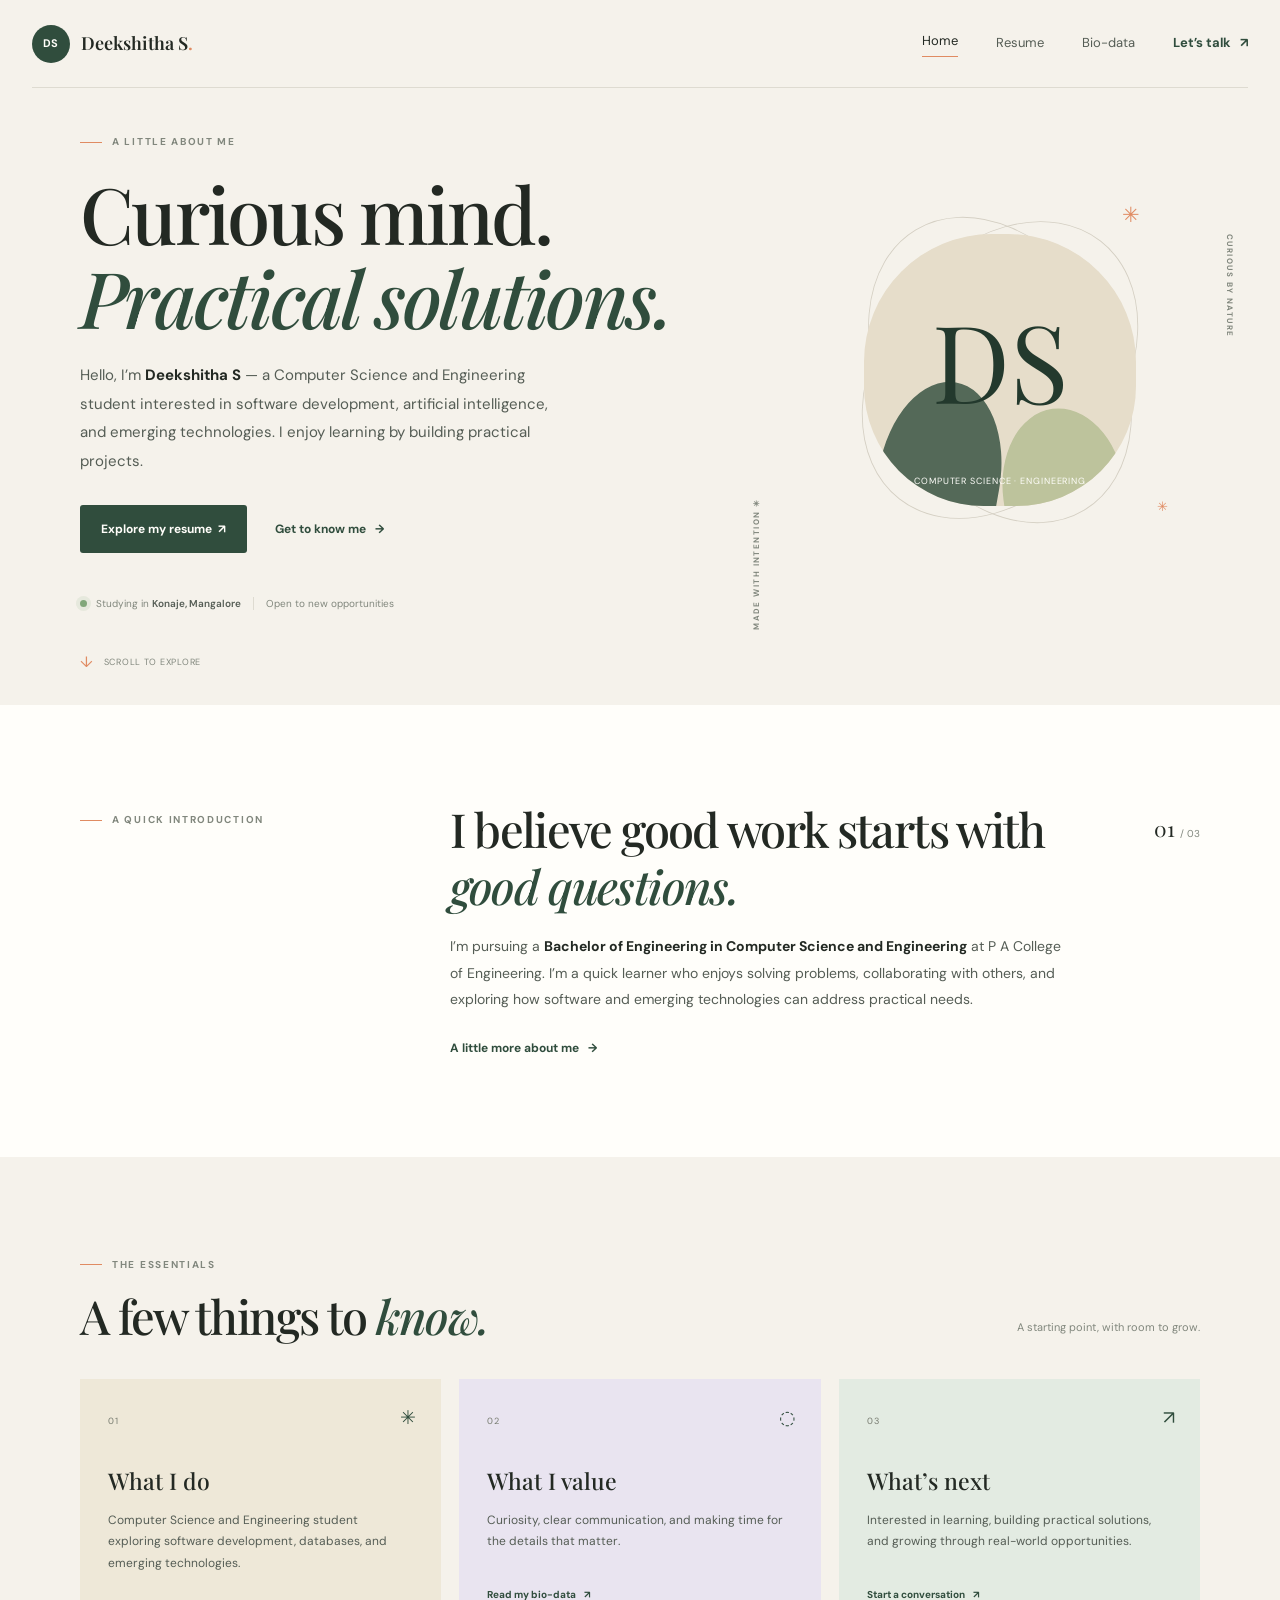
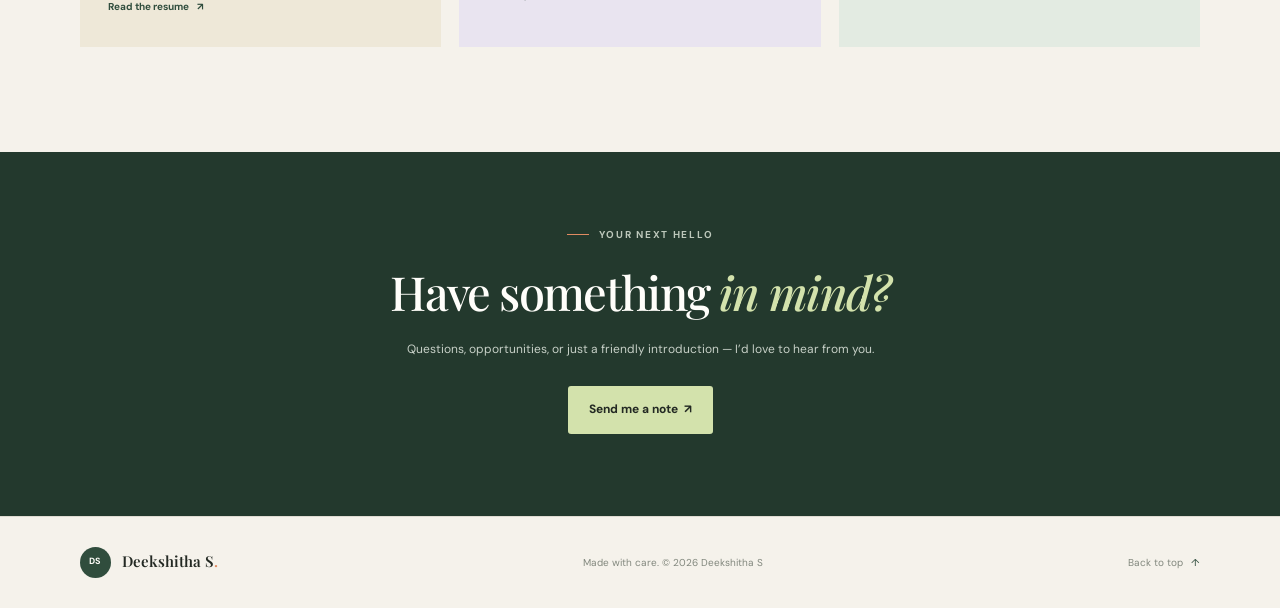
<file: index.html>
<!doctype html>
<html lang="en">
  <head>
    <meta charset="utf-8">
    <meta name="viewport" content="width=device-width, initial-scale=1">
    <meta name="description" content="The portfolio, resume, and bio-data of Deekshitha S, a computer science engineering student.">
    <meta name="theme-color" content="#f5f2eb">
    <title>Deekshitha S — Portfolio &amp; Profile</title>
    <link rel="preconnect" href="https://fonts.googleapis.com">
    <link rel="preconnect" href="https://fonts.gstatic.com" crossorigin>
    <link href="https://fonts.googleapis.com/css2?family=DM+Sans:wght@400;500;600;700&family=Playfair+Display:wght@500;600;700&display=swap" rel="stylesheet">
    <link rel="stylesheet" href="styles.css">
    <script src="script.js" defer></script>
  </head>
  <body>
    <a class="skip-link" href="#main">Skip to content</a>
    <header class="site-header">
      <nav class="nav-shell" aria-label="Main navigation">
        <a class="brand" href="index.html" aria-label="Deekshitha S — home">
          <span class="brand-mark" aria-hidden="true">DS</span>
          <span class="brand-name">Deekshitha S<span class="brand-dot">.</span></span>
        </a>
        <button class="menu-toggle" type="button" aria-expanded="false" aria-controls="primary-menu">
          <span class="sr-only">Toggle navigation</span>
          <span></span><span></span>
        </button>
        <div class="nav-links" id="primary-menu">
          <a href="index.html" aria-current="page">Home</a>
          <a href="resume.html">Resume</a>
          <a href="biodata.html">Bio-data</a>
          <a class="nav-contact" href="mailto:deekshugowda19@gmail.com">Let’s talk <span aria-hidden="true">↗</span></a>
        </div>
      </nav>
    </header>

    <main id="main">
      <section class="hero section-wrap">
        <div class="hero-copy reveal">
          <p class="eyebrow"><span class="eyebrow-line"></span> A little about me</p>
          <h1>Curious mind.<br><em>Practical solutions.</em></h1>
          <p class="hero-intro">Hello, I’m <strong>Deekshitha S</strong> — a Computer Science and Engineering student interested in software development, artificial intelligence, and emerging technologies. I enjoy learning by building practical projects.</p>
          <div class="hero-actions">
            <a class="button button-dark" href="resume.html">Explore my resume <span aria-hidden="true">↗</span></a>
            <a class="text-link" href="biodata.html">Get to know me <span aria-hidden="true">→</span></a>
          </div>
          <div class="hero-meta">
            <span class="status-dot" aria-hidden="true"></span>
            <span>Studying in <strong>Konaje, Mangalore</strong></span>
            <span class="meta-divider" aria-hidden="true"></span>
            <span>Open to new opportunities</span>
          </div>
        </div>
        <div class="hero-art reveal" aria-label="Decorative initials illustration" role="img">
          <div class="art-orbit orbit-one"></div>
          <div class="art-orbit orbit-two"></div>
          <div class="portrait-card">
            <div class="portrait-initials" aria-hidden="true">DS</div>
            <span class="portrait-caption">Computer Science · Engineering</span>
          </div>
          <span class="art-note note-top">CURIOUS BY NATURE</span>
          <span class="art-note note-bottom">MADE WITH INTENTION ✳</span>
          <span class="art-sparkle sparkle-one" aria-hidden="true">✳</span>
          <span class="art-sparkle sparkle-two" aria-hidden="true">✳</span>
        </div>
        <a class="scroll-cue" href="#about"><span aria-hidden="true">↓</span> Scroll to explore</a>
      </section>

      <section class="intro-section" id="about">
        <div class="section-wrap intro-grid">
          <p class="eyebrow reveal"><span class="eyebrow-line"></span> A quick introduction</p>
          <div class="intro-content reveal">
            <h2>I believe good work starts with <em>good questions.</em></h2>
            <p>I’m pursuing a <strong>Bachelor of Engineering in Computer Science and Engineering</strong> at P A College of Engineering. I’m a quick learner who enjoys solving problems, collaborating with others, and exploring how software and emerging technologies can address practical needs.</p>
            <a class="text-link" href="biodata.html">A little more about me <span aria-hidden="true">→</span></a>
          </div>
          <div class="intro-index" aria-hidden="true">01 <span>/ 03</span></div>
        </div>
      </section>

      <section class="highlights section-wrap" aria-labelledby="highlights-title">
        <div class="section-heading reveal">
          <div>
            <p class="eyebrow"><span class="eyebrow-line"></span> The essentials</p>
            <h2 id="highlights-title">A few things to <em>know.</em></h2>
          </div>
          <p class="section-heading-note">A starting point, with room to grow.</p>
        </div>
        <div class="highlight-grid">
          <article class="highlight-card card-sand reveal">
            <span class="card-number">01</span>
            <span class="card-icon" aria-hidden="true">✳</span>
            <h3>What I do</h3>
            <p>Computer Science and Engineering student exploring software development, databases, and emerging technologies.</p>
            <a href="resume.html" aria-label="Read the resume">Read the resume <span aria-hidden="true">↗</span></a>
          </article>
          <article class="highlight-card card-lilac reveal">
            <span class="card-number">02</span>
            <span class="card-icon" aria-hidden="true">◌</span>
            <h3>What I value</h3>
            <p>Curiosity, clear communication, and making time for the details that matter.</p>
            <a href="biodata.html" aria-label="Read the bio-data">Read my bio-data <span aria-hidden="true">↗</span></a>
          </article>
          <article class="highlight-card card-mint reveal">
            <span class="card-number">03</span>
            <span class="card-icon" aria-hidden="true">↗</span>
            <h3>What’s next</h3>
            <p>Interested in learning, building practical solutions, and growing through real-world opportunities.</p>
            <a href="mailto:deekshugowda19@gmail.com">Start a conversation <span aria-hidden="true">↗</span></a>
          </article>
        </div>
      </section>

      <section class="contact-band">
        <div class="section-wrap contact-band-inner reveal">
          <p class="eyebrow eyebrow-light"><span class="eyebrow-line"></span> Your next hello</p>
          <h2>Have something <em>in mind?</em></h2>
          <p>Questions, opportunities, or just a friendly introduction — I’d love to hear from you.</p>
          <a class="button button-light" href="mailto:deekshugowda19@gmail.com">Send me a note <span aria-hidden="true">↗</span></a>
        </div>
      </section>
    </main>

    <footer class="site-footer">
      <div class="section-wrap footer-inner">
        <a class="brand footer-brand" href="index.html">
          <span class="brand-mark" aria-hidden="true">DS</span>
          <span class="brand-name">Deekshitha S<span class="brand-dot">.</span></span>
        </a>
        <p>Made with care. <span aria-hidden="true">©</span> <span data-year>2026</span> Deekshitha S</p>
        <a class="back-top" href="#main">Back to top <span aria-hidden="true">↑</span></a>
      </div>
    </footer>
  </body>
</html>
</file>
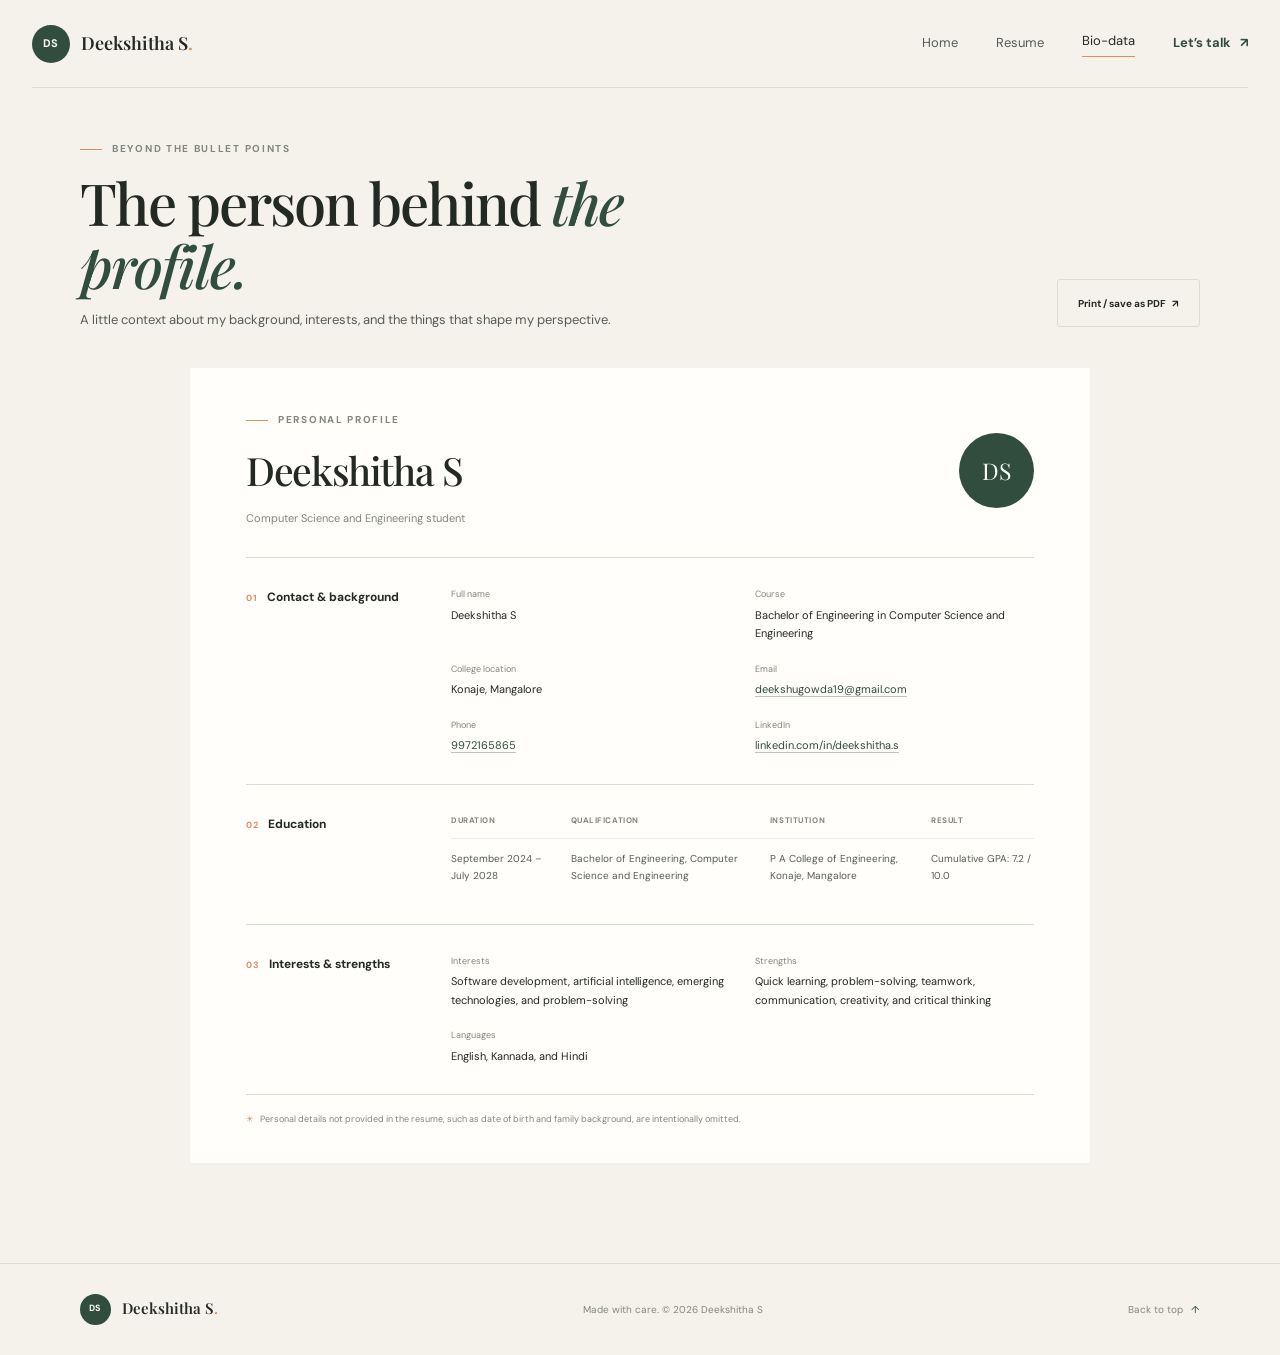
<file: biodata.html>
<!doctype html>
<html lang="en">
  <head>
    <meta charset="utf-8">
    <meta name="viewport" content="width=device-width, initial-scale=1">
    <meta name="description" content="Bio-data, education, and personal profile for Deekshitha S.">
    <meta name="theme-color" content="#f5f2eb">
    <title>Bio-data — Deekshitha S</title>
    <link rel="preconnect" href="https://fonts.googleapis.com">
    <link rel="preconnect" href="https://fonts.gstatic.com" crossorigin>
    <link href="https://fonts.googleapis.com/css2?family=DM+Sans:wght@400;500;600;700&family=Playfair+Display:wght@500;600;700&display=swap" rel="stylesheet">
    <link rel="stylesheet" href="styles.css">
    <script src="script.js" defer></script>
  </head>
  <body class="document-page">
    <a class="skip-link" href="#main">Skip to content</a>
    <header class="site-header">
      <nav class="nav-shell" aria-label="Main navigation">
        <a class="brand" href="index.html" aria-label="Deekshitha S — home">
          <span class="brand-mark" aria-hidden="true">DS</span>
          <span class="brand-name">Deekshitha S<span class="brand-dot">.</span></span>
        </a>
        <button class="menu-toggle" type="button" aria-expanded="false" aria-controls="primary-menu">
          <span class="sr-only">Toggle navigation</span>
          <span></span><span></span>
        </button>
        <div class="nav-links" id="primary-menu">
          <a href="index.html">Home</a>
          <a href="resume.html">Resume</a>
          <a href="biodata.html" aria-current="page">Bio-data</a>
          <a class="nav-contact" href="mailto:deekshugowda19@gmail.com">Let’s talk <span aria-hidden="true">↗</span></a>
        </div>
      </nav>
    </header>

    <main id="main">
      <section class="page-hero section-wrap biodata-hero">
        <div class="page-hero-copy reveal">
          <p class="eyebrow"><span class="eyebrow-line"></span> Beyond the bullet points</p>
          <h1>The person behind <em>the profile.</em></h1>
          <p>A little context about my background, interests, and the things that shape my perspective.</p>
        </div>
        <button class="button button-outline print-button no-print" type="button" data-print>Print / save as PDF <span aria-hidden="true">↗</span></button>
      </section>

      <section class="bio-paper section-wrap reveal" aria-labelledby="bio-title">
        <header class="bio-paper-header">
          <div>
            <p class="eyebrow"><span class="eyebrow-line"></span> Personal profile</p>
            <h2 id="bio-title">Deekshitha S</h2>
            <p class="bio-subtitle">Computer Science and Engineering student</p>
          </div>
          <div class="bio-monogram" aria-hidden="true">DS</div>
        </header>

        <section class="bio-section" aria-labelledby="personal-heading">
          <div class="bio-section-title">
            <span class="section-marker" aria-hidden="true">01</span>
            <h3 id="personal-heading">Contact &amp; background</h3>
          </div>
          <dl class="bio-details">
            <div><dt>Full name</dt><dd>Deekshitha S</dd></div>
            <div><dt>Course</dt><dd>Bachelor of Engineering in Computer Science and Engineering</dd></div>
            <div><dt>College location</dt><dd>Konaje, Mangalore</dd></div>
            <div><dt>Email</dt><dd><a href="mailto:deekshugowda19@gmail.com">deekshugowda19@gmail.com</a></dd></div>
            <div><dt>Phone</dt><dd><a href="tel:+919972165865">9972165865</a></dd></div>
            <div><dt>LinkedIn</dt><dd><a href="https://www.linkedin.com/in/deekshitha.s" target="_blank" rel="noreferrer">linkedin.com/in/deekshitha.s</a></dd></div>
          </dl>
        </section>

        <section class="bio-section" aria-labelledby="qualification-heading">
          <div class="bio-section-title">
            <span class="section-marker" aria-hidden="true">02</span>
            <h3 id="qualification-heading">Education</h3>
          </div>
          <div class="table-scroll">
            <table class="qualification-table">
              <thead>
                <tr><th scope="col">Duration</th><th scope="col">Qualification</th><th scope="col">Institution</th><th scope="col">Result</th></tr>
              </thead>
              <tbody>
                <tr><td>September 2024 – July 2028</td><td>Bachelor of Engineering, Computer Science and Engineering</td><td>P A College of Engineering, Konaje, Mangalore</td><td>Cumulative GPA: 7.2 / 10.0</td></tr>
              </tbody>
            </table>
          </div>
        </section>

        <section class="bio-section bio-last-section" aria-labelledby="interests-heading">
          <div class="bio-section-title">
            <span class="section-marker" aria-hidden="true">03</span>
            <h3 id="interests-heading">Interests &amp; strengths</h3>
          </div>
          <dl class="bio-details">
            <div><dt>Interests</dt><dd>Software development, artificial intelligence, emerging technologies, and problem-solving</dd></div>
            <div><dt>Strengths</dt><dd>Quick learning, problem-solving, teamwork, communication, creativity, and critical thinking</dd></div>
            <div><dt>Languages</dt><dd>English, Kannada, and Hindi</dd></div>
          </dl>
        </section>
        <p class="privacy-note"><span aria-hidden="true">✳</span> Personal details not provided in the resume, such as date of birth and family background, are intentionally omitted.</p>
      </section>
    </main>

    <footer class="site-footer">
      <div class="section-wrap footer-inner">
        <a class="brand footer-brand" href="index.html">
          <span class="brand-mark" aria-hidden="true">DS</span>
          <span class="brand-name">Deekshitha S<span class="brand-dot">.</span></span>
        </a>
        <p>Made with care. <span aria-hidden="true">©</span> <span data-year>2026</span> Deekshitha S</p>
        <a class="back-top" href="#main">Back to top <span aria-hidden="true">↑</span></a>
      </div>
    </footer>
  </body>
</html>
</file>
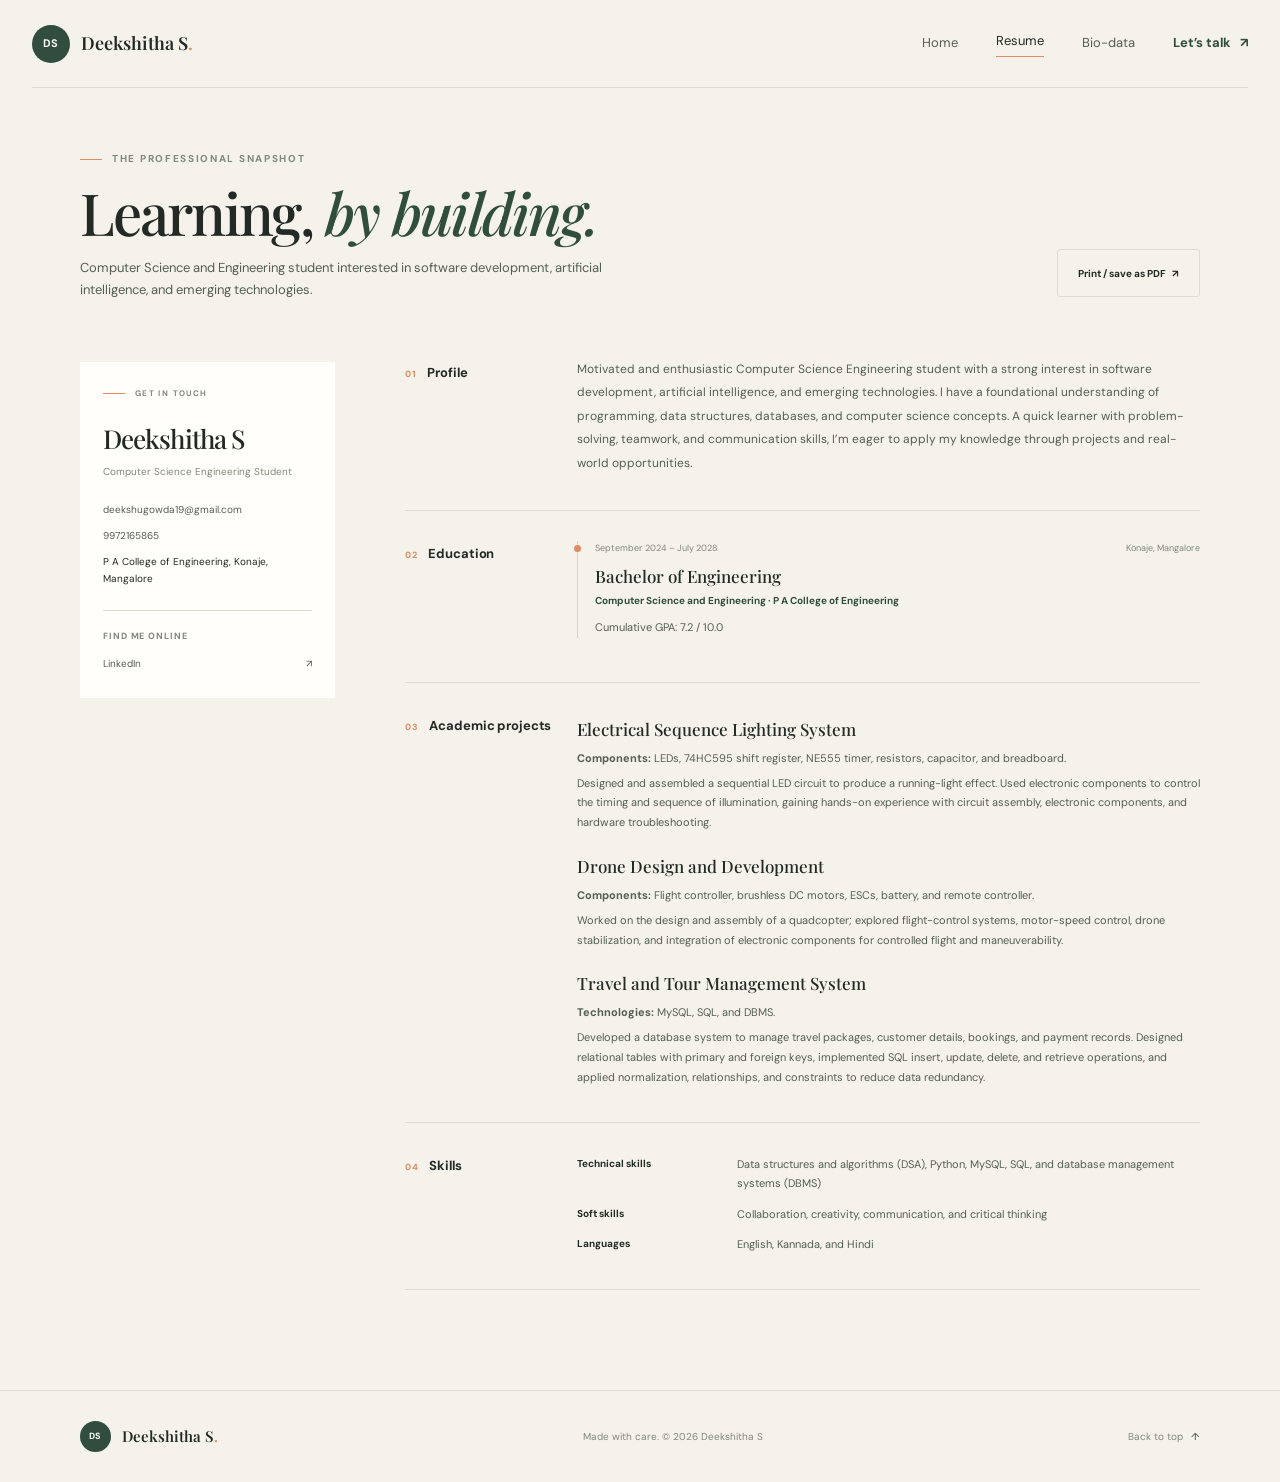
<file: resume.html>
<!doctype html>
<html lang="en">
  <head>
    <meta charset="utf-8">
    <meta name="viewport" content="width=device-width, initial-scale=1">
    <meta name="description" content="Resume, education, projects, and skills for Deekshitha S, a computer science engineering student.">
    <meta name="theme-color" content="#f5f2eb">
    <title>Resume — Deekshitha S</title>
    <link rel="preconnect" href="https://fonts.googleapis.com">
    <link rel="preconnect" href="https://fonts.gstatic.com" crossorigin>
    <link href="https://fonts.googleapis.com/css2?family=DM+Sans:wght@400;500;600;700&family=Playfair+Display:wght@500;600;700&display=swap" rel="stylesheet">
    <link rel="stylesheet" href="styles.css">
    <script src="script.js" defer></script>
  </head>
  <body class="document-page">
    <a class="skip-link" href="#main">Skip to content</a>
    <header class="site-header">
      <nav class="nav-shell" aria-label="Main navigation">
        <a class="brand" href="index.html" aria-label="Deekshitha S — home">
          <span class="brand-mark" aria-hidden="true">DS</span>
          <span class="brand-name">Deekshitha S<span class="brand-dot">.</span></span>
        </a>
        <button class="menu-toggle" type="button" aria-expanded="false" aria-controls="primary-menu">
          <span class="sr-only">Toggle navigation</span>
          <span></span><span></span>
        </button>
        <div class="nav-links" id="primary-menu">
          <a href="index.html">Home</a>
          <a href="resume.html" aria-current="page">Resume</a>
          <a href="biodata.html">Bio-data</a>
          <a class="nav-contact" href="mailto:deekshugowda19@gmail.com">Let’s talk <span aria-hidden="true">↗</span></a>
        </div>
      </nav>
    </header>

    <main id="main">
      <section class="page-hero section-wrap">
        <div class="page-hero-copy reveal">
          <p class="eyebrow"><span class="eyebrow-line"></span> The professional snapshot</p>
          <h1>Learning, <em>by building.</em></h1>
          <p>Computer Science and Engineering student interested in software development, artificial intelligence, and emerging technologies.</p>
        </div>
        <button class="button button-outline print-button no-print" type="button" data-print>Print / save as PDF <span aria-hidden="true">↗</span></button>
      </section>

      <div class="document-layout section-wrap">
        <aside class="resume-sidebar reveal" aria-label="Resume contact information">
          <div class="sidebar-card">
            <p class="eyebrow"><span class="eyebrow-line"></span> Get in touch</p>
            <h2>Deekshitha S</h2>
            <p class="sidebar-role">Computer Science Engineering Student</p>
            <address>
              <a href="mailto:deekshugowda19@gmail.com">deekshugowda19@gmail.com</a>
              <a href="tel:+919972165865">9972165865</a>
              <span>P A College of Engineering, Konaje, Mangalore</span>
            </address>
            <hr>
            <p class="sidebar-label">Find me online</p>
            <a class="sidebar-social" href="https://www.linkedin.com/in/deekshitha.s" target="_blank" rel="noreferrer">LinkedIn <span aria-hidden="true">↗</span></a>
          </div>
        </aside>

        <div class="resume-content">
          <section class="resume-section reveal" aria-labelledby="summary-heading">
            <div class="resume-section-heading">
              <span class="section-marker" aria-hidden="true">01</span>
              <h2 id="summary-heading">Profile</h2>
            </div>
            <div class="resume-section-body">
              <p class="profile-summary">Motivated and enthusiastic Computer Science Engineering student with a strong interest in software development, artificial intelligence, and emerging technologies. I have a foundational understanding of programming, data structures, databases, and computer science concepts. A quick learner with problem-solving, teamwork, and communication skills, I’m eager to apply my knowledge through projects and real-world opportunities.</p>
            </div>
          </section>

          <section class="resume-section reveal" aria-labelledby="education-heading">
            <div class="resume-section-heading">
              <span class="section-marker" aria-hidden="true">02</span>
              <h2 id="education-heading">Education</h2>
            </div>
            <div class="resume-section-body">
              <article class="timeline-item">
                <div class="timeline-meta"><span>September 2024 – July 2028</span><span>Konaje, Mangalore</span></div>
                <h3>Bachelor of Engineering</h3>
                <p class="organization">Computer Science and Engineering · P A College of Engineering</p>
                <p>Cumulative GPA: 7.2 / 10.0</p>
              </article>
            </div>
          </section>

          <section class="resume-section reveal" aria-labelledby="projects-heading">
            <div class="resume-section-heading">
              <span class="section-marker" aria-hidden="true">03</span>
              <h2 id="projects-heading">Academic projects</h2>
            </div>
            <div class="resume-section-body project-list">
              <article class="project-item">
                <h3>Electrical Sequence Lighting System</h3>
                <p><strong>Components:</strong> LEDs, 74HC595 shift register, NE555 timer, resistors, capacitor, and breadboard.</p>
                <p>Designed and assembled a sequential LED circuit to produce a running-light effect. Used electronic components to control the timing and sequence of illumination, gaining hands-on experience with circuit assembly, electronic components, and hardware troubleshooting.</p>
              </article>
              <article class="project-item">
                <h3>Drone Design and Development</h3>
                <p><strong>Components:</strong> Flight controller, brushless DC motors, ESCs, battery, and remote controller.</p>
                <p>Worked on the design and assembly of a quadcopter; explored flight-control systems, motor-speed control, drone stabilization, and integration of electronic components for controlled flight and maneuverability.</p>
              </article>
              <article class="project-item">
                <h3>Travel and Tour Management System</h3>
                <p><strong>Technologies:</strong> MySQL, SQL, and DBMS.</p>
                <p>Developed a database system to manage travel packages, customer details, bookings, and payment records. Designed relational tables with primary and foreign keys, implemented SQL insert, update, delete, and retrieve operations, and applied normalization, relationships, and constraints to reduce data redundancy.</p>
              </article>
            </div>
          </section>

          <section class="resume-section reveal" aria-labelledby="skills-heading">
            <div class="resume-section-heading">
              <span class="section-marker" aria-hidden="true">04</span>
              <h2 id="skills-heading">Skills</h2>
            </div>
            <div class="resume-section-body">
              <dl class="skill-groups">
                <div><dt>Technical skills</dt><dd>Data structures and algorithms (DSA), Python, MySQL, SQL, and database management systems (DBMS)</dd></div>
                <div><dt>Soft skills</dt><dd>Collaboration, creativity, communication, and critical thinking</dd></div>
                <div><dt>Languages</dt><dd>English, Kannada, and Hindi</dd></div>
              </dl>
            </div>
          </section>
        </div>
      </div>
    </main>

    <footer class="site-footer">
      <div class="section-wrap footer-inner">
        <a class="brand footer-brand" href="index.html">
          <span class="brand-mark" aria-hidden="true">DS</span>
          <span class="brand-name">Deekshitha S<span class="brand-dot">.</span></span>
        </a>
        <p>Made with care. <span aria-hidden="true">©</span> <span data-year>2026</span> Deekshitha S</p>
        <a class="back-top" href="#main">Back to top <span aria-hidden="true">↑</span></a>
      </div>
    </footer>
  </body>
</html>
</file>
<file: styles.css>
:root {
  color-scheme: light;
  --paper: #f5f2eb;
  --paper-deep: #ebe6db;
  --white: #fffefa;
  --ink: #232923;
  --ink-soft: #555d55;
  --muted: #81877d;
  --line: #dedbd1;
  --green: #304d3d;
  --green-dark: #23392d;
  --lime: #d3e2ac;
  --orange: #e08b62;
  --lilac: #e9e4f0;
  --mint: #e3ebe2;
  --serif: "Playfair Display", Georgia, serif;
  --sans: "DM Sans", "Segoe UI", sans-serif;
  --content: 1120px;
}

* { box-sizing: border-box; }

html { scroll-behavior: smooth; }

body {
  margin: 0;
  background: var(--paper);
  color: var(--ink);
  font-family: var(--sans);
  font-size: 15px;
  line-height: 1.7;
  -webkit-font-smoothing: antialiased;
}

body, button, a { -webkit-tap-highlight-color: transparent; }

a { color: inherit; }

button { font: inherit; }

::selection { color: var(--white); background: var(--green); }

.section-wrap { width: min(var(--content), calc(100% - 64px)); margin-inline: auto; }

.sr-only {
  position: absolute;
  width: 1px;
  height: 1px;
  padding: 0;
  margin: -1px;
  overflow: hidden;
  clip: rect(0, 0, 0, 0);
  white-space: nowrap;
  border: 0;
}

.skip-link {
  position: fixed;
  top: 12px;
  left: 12px;
  z-index: 20;
  padding: 10px 16px;
  transform: translateY(-160%);
  border-radius: 4px;
  background: var(--green-dark);
  color: var(--white);
}

.skip-link:focus { transform: translateY(0); }

.site-header { position: relative; z-index: 10; }

.nav-shell {
  width: min(1280px, calc(100% - 64px));
  height: 88px;
  margin: 0 auto;
  display: flex;
  align-items: center;
  justify-content: space-between;
  border-bottom: 1px solid var(--line);
}

.brand { display: inline-flex; gap: 11px; align-items: center; text-decoration: none; }

.brand-mark {
  display: grid;
  width: 38px;
  height: 38px;
  place-items: center;
  border-radius: 50%;
  background: var(--green);
  color: var(--white);
  font-size: 11px;
  font-weight: 700;
  letter-spacing: .04em;
}

.brand-name { font-family: var(--serif); font-size: 18px; font-weight: 600; }

.brand-dot { color: var(--orange); }

.nav-links { display: flex; align-items: center; gap: 38px; }

.nav-links a {
  color: var(--ink-soft);
  font-size: 13px;
  text-decoration: none;
  transition: color .2s ease;
}

.nav-links a:hover, .nav-links a[aria-current="page"] { color: var(--ink); }

.nav-links a[aria-current="page"] { box-shadow: inset 0 -1px var(--orange); padding-bottom: 5px; }

.nav-links .nav-contact { color: var(--green); font-weight: 700; }

.nav-contact span, .button span, .text-link span, .highlight-card a span { margin-left: 6px; }

.menu-toggle { display: none; }

.hero {
  position: relative;
  min-height: 594px;
  display: grid;
  grid-template-columns: 1.15fr .85fr;
  align-items: center;
  gap: 70px;
  padding-top: 40px;
  padding-bottom: 93px;
}

.hero-copy { max-width: 610px; padding-top: 7px; }

.eyebrow {
  display: flex;
  align-items: center;
  gap: 10px;
  margin: 0 0 22px;
  color: var(--muted);
  font-size: 10px;
  font-weight: 700;
  letter-spacing: .17em;
  line-height: 1.4;
  text-transform: uppercase;
}

.eyebrow-line { display: inline-block; width: 22px; height: 1px; background: var(--orange); }

h1, h2, h3, p { margin-top: 0; }

h1, h2, h3 { color: var(--ink); }

h1, h2 { font-family: var(--serif); font-weight: 500; letter-spacing: -.035em; }

h1 { margin-bottom: 22px; font-size: clamp(48px, 6.4vw, 78px); line-height: 1.08; }

h1 em, h2 em { color: var(--green); font-weight: 500; }

.hero-intro { max-width: 485px; margin-bottom: 30px; color: var(--ink-soft); font-size: 15px; line-height: 1.9; }

.hero-intro strong, .intro-content strong { color: var(--ink); font-weight: 700; }

.hero-actions { display: flex; align-items: center; gap: 28px; }

.button {
  display: inline-flex;
  min-height: 48px;
  align-items: center;
  justify-content: center;
  padding: 0 20px;
  border: 1px solid transparent;
  border-radius: 3px;
  font-size: 12px;
  font-weight: 700;
  text-decoration: none;
  cursor: pointer;
  transition: background .2s ease, color .2s ease, border-color .2s ease, transform .2s ease;
}

.button:hover { transform: translateY(-2px); }

.button-dark { background: var(--green); color: var(--white); }

.button-dark:hover { background: var(--green-dark); }

.button-light { background: var(--lime); color: var(--ink); }

.button-light:hover { background: var(--white); }

.button-outline { border-color: var(--line); background: transparent; color: var(--ink); }

.button-outline:hover { border-color: var(--green); background: var(--white); }

.text-link { color: var(--green); font-size: 12px; font-weight: 700; text-decoration: none; }

.text-link:hover { color: var(--orange); }

.hero-meta { display: flex; flex-wrap: wrap; align-items: center; gap: 9px; margin-top: 42px; color: var(--muted); font-size: 10px; }

.hero-meta strong { color: var(--ink-soft); font-weight: 600; }

.status-dot { width: 7px; height: 7px; border-radius: 50%; background: #81a77a; box-shadow: 0 0 0 4px #81a77a20; }

.meta-divider { width: 1px; height: 13px; margin: 0 3px; background: var(--line); }

.hero-art { position: relative; width: min(100%, 400px); aspect-ratio: 1 / 1; justify-self: end; }

.art-orbit { position: absolute; inset: 9%; border: 1px solid #d5d0c4; border-radius: 50%; }

.orbit-one { transform: rotate(-31deg) scaleX(.72); }

.orbit-two { transform: rotate(38deg) scaleX(.73); }

.portrait-card {
  position: absolute;
  inset: 16%;
  display: flex;
  align-items: center;
  justify-content: center;
  overflow: hidden;
  border-radius: 47% 47% 44% 44%;
  background: #e6ddca;
}

.portrait-card::before, .portrait-card::after {
  position: absolute;
  bottom: -26%;
  width: 45%;
  height: 72%;
  border-radius: 50% 50% 0 0;
  background: var(--green);
  content: "";
}

.portrait-card::before { left: 5%; transform: rotate(10deg); opacity: .8; }

.portrait-card::after { right: 4%; height: 62%; background: #bdc39c; transform: rotate(-8deg); }

.portrait-initials { z-index: 1; margin-top: -20px; color: var(--green-dark); font-family: var(--serif); font-size: clamp(68px, 10vw, 108px); }

.portrait-caption { position: absolute; z-index: 2; bottom: 17px; color: var(--white); font-size: 9px; letter-spacing: .1em; text-transform: uppercase; }

.art-note { position: absolute; color: var(--muted); font-size: 8px; font-weight: 700; letter-spacing: .18em; }

.note-top { top: 16%; right: -9%; transform: rotate(90deg) translateX(100%); transform-origin: right top; }

.note-bottom { bottom: 18%; left: -9%; transform: rotate(-90deg) translateX(-100%); transform-origin: left bottom; }

.art-sparkle { position: absolute; color: var(--orange); font-size: 21px; }

.sparkle-one { top: 7%; right: 15%; }

.sparkle-two { bottom: 13%; right: 8%; font-size: 13px; }

.scroll-cue {
  position: absolute;
  bottom: 30px;
  left: 0;
  display: flex;
  align-items: center;
  gap: 10px;
  color: var(--muted);
  font-size: 9px;
  letter-spacing: .08em;
  text-decoration: none;
  text-transform: uppercase;
}

.scroll-cue span { color: var(--orange); font-size: 15px; }

.intro-section { padding: 96px 0; background: var(--white); }

.intro-grid { display: grid; grid-template-columns: 1fr 2fr auto; align-items: start; gap: 35px; }

.intro-grid > .eyebrow { margin-top: 12px; }

.intro-content { max-width: 670px; }

.intro-content h2, .section-heading h2, .contact-band h2 { margin-bottom: 19px; font-size: clamp(35px, 4vw, 47px); line-height: 1.2; }

.intro-content > p { max-width: 620px; margin-bottom: 22px; color: var(--ink-soft); font-size: 14px; line-height: 1.9; }

.intro-index { padding-top: 10px; color: var(--ink); font-family: var(--serif); font-size: 21px; }

.intro-index span { color: var(--muted); font-family: var(--sans); font-size: 10px; }

.highlights { padding-top: 101px; padding-bottom: 105px; }

.section-heading { display: flex; align-items: end; justify-content: space-between; gap: 24px; margin-bottom: 35px; }

.section-heading .eyebrow { margin-bottom: 16px; }

.section-heading h2 { margin: 0; }

.section-heading-note { margin: 0 0 7px; color: var(--muted); font-size: 11px; }

.highlight-grid { display: grid; grid-template-columns: repeat(3, 1fr); gap: 18px; }

.highlight-card { position: relative; min-height: 255px; padding: 28px; }

.card-sand { background: #eee8d8; }

.card-lilac { background: var(--lilac); }

.card-mint { background: var(--mint); }

.card-number { color: #777b70; font-size: 9px; letter-spacing: .12em; }

.card-icon { position: absolute; top: 23px; right: 25px; color: var(--green); font-size: 19px; }

.highlight-card h3 { margin: 29px 0 9px; font-family: var(--serif); font-size: 23px; font-weight: 500; }

.highlight-card p { min-height: 52px; margin-bottom: 19px; color: var(--ink-soft); font-size: 12px; line-height: 1.8; }

.highlight-card a { color: var(--green); font-size: 10px; font-weight: 700; text-decoration: none; }

.highlight-card a:hover { color: var(--orange); }

.contact-band { padding: 76px 0 82px; background: var(--green-dark); color: var(--white); }

.contact-band-inner { text-align: center; }

.eyebrow-light { justify-content: center; color: #bdc8bb; }

.contact-band h2 { color: var(--white); }

.contact-band h2 em { color: var(--lime); }

.contact-band-inner > p:not(.eyebrow) { margin-bottom: 26px; color: #c7d0c7; font-size: 12px; }

.site-footer { border-top: 1px solid var(--line); background: var(--paper); }

.footer-inner { min-height: 91px; display: flex; align-items: center; justify-content: space-between; gap: 20px; }

.footer-brand .brand-mark { width: 31px; height: 31px; font-size: 9px; }

.footer-brand .brand-name { font-size: 15px; }

.footer-inner > p, .back-top { margin: 0; color: var(--muted); font-size: 10px; text-decoration: none; }

.back-top span { margin-left: 5px; color: var(--green); }

.page-hero { min-height: 250px; display: flex; align-items: end; justify-content: space-between; gap: 28px; padding-top: 54px; padding-bottom: 37px; }

.page-hero-copy { max-width: 690px; }

.page-hero .eyebrow { margin-bottom: 15px; }

.page-hero h1 { margin-bottom: 13px; font-size: clamp(42px, 5vw, 58px); }

.page-hero-copy > p:last-child { max-width: 540px; margin: 0; color: var(--ink-soft); font-size: 13px; }

.print-button { flex: 0 0 auto; margin-bottom: 4px; font-size: 10px; }

.document-layout { display: grid; grid-template-columns: 255px minmax(0, 1fr); gap: 70px; padding-top: 24px; padding-bottom: 100px; }

.resume-sidebar { align-self: start; }

.sidebar-card { position: sticky; top: 25px; padding: 26px 23px; background: var(--white); }

.sidebar-card .eyebrow { margin-bottom: 18px; font-size: 8px; }

.sidebar-card h2 { margin-bottom: 2px; font-size: 26px; }

.sidebar-role { margin-bottom: 21px; color: var(--muted); font-size: 10px; }

.sidebar-card address { display: grid; gap: 9px; font-size: 10px; font-style: normal; }

.sidebar-card address a, .sidebar-social { color: var(--ink-soft); text-decoration: none; overflow-wrap: anywhere; }

.sidebar-card address a:hover, .sidebar-social:hover { color: var(--green); }

.sidebar-card hr { height: 1px; margin: 23px 0 18px; border: 0; background: var(--line); }

.sidebar-label { margin-bottom: 10px; color: var(--muted); font-size: 9px; font-weight: 700; letter-spacing: .1em; text-transform: uppercase; }

.sidebar-social { display: flex; justify-content: space-between; margin-top: 7px; font-size: 10px; }

.sidebar-note { margin: 13px 0 0; color: var(--muted); font-size: 9px; line-height: 1.7; }

.resume-section { display: grid; grid-template-columns: 150px minmax(0, 1fr); gap: 22px; padding: 0 0 35px; margin-bottom: 32px; border-bottom: 1px solid var(--line); }

.resume-section:last-child { margin-bottom: 0; }

.resume-section-heading { display: flex; align-items: baseline; gap: 11px; }

.section-marker { color: var(--orange); font-size: 9px; font-weight: 700; letter-spacing: .08em; }

.resume-section-heading h2 { margin: 0; font-family: var(--sans); font-size: 13px; font-weight: 700; letter-spacing: -.01em; }

.resume-section-body { color: var(--ink-soft); font-size: 11px; }

.profile-summary { margin: -4px 0 0; font-size: 12px; line-height: 1.95; }

.timeline-item + .timeline-item { margin-top: 24px; }

.timeline-item { position: relative; padding-left: 17px; border-left: 1px solid #d5d4cb; }

.timeline-item::before { position: absolute; top: 4px; left: -4px; width: 7px; height: 7px; border-radius: 50%; background: var(--orange); content: ""; }

.timeline-meta { display: flex; justify-content: space-between; gap: 12px; margin: -2px 0 6px; color: var(--muted); font-size: 9px; }

.timeline-item h3, .project-item h3 { margin: 0; color: var(--ink); font-family: var(--serif); font-size: 17px; font-weight: 500; }

.organization { margin: 1px 0 9px; color: var(--green); font-size: 10px; font-weight: 700; }

.timeline-item > p:not(.organization) { margin: 0 0 9px; line-height: 1.8; }

.resume-bullets { display: grid; gap: 4px; margin: 8px 0 0; padding-left: 15px; }

.resume-bullets li { padding-left: 3px; }

.project-item + .project-item { margin-top: 19px; }

.project-item > div { display: flex; align-items: baseline; justify-content: space-between; gap: 15px; }

.project-item > div > span { color: var(--muted); font-size: 9px; }

.project-item p { margin: 5px 0 0; line-height: 1.8; }

.skill-groups { display: grid; gap: 12px; margin: 0; }

.skill-groups > div { display: grid; grid-template-columns: 145px minmax(0, 1fr); gap: 15px; }

.skill-groups dt { color: var(--ink); font-size: 10px; font-weight: 700; }

.skill-groups dd { margin: 0; }

.biodata-hero { min-height: 270px; }

.bio-paper { max-width: 900px; margin-bottom: 100px; padding: 45px 56px 35px; background: var(--white); }

.bio-paper-header { display: flex; align-items: center; justify-content: space-between; gap: 30px; padding-bottom: 30px; border-bottom: 1px solid var(--line); }

.bio-paper-header .eyebrow { margin-bottom: 10px; }

.bio-paper-header h2 { margin: 0; font-size: 39px; }

.bio-subtitle { margin: 5px 0 0; color: var(--muted); font-size: 11px; }

.bio-monogram { display: grid; width: 75px; height: 75px; flex: 0 0 auto; place-items: center; border-radius: 50%; background: var(--green); color: var(--white); font-family: var(--serif); font-size: 23px; }

.bio-section { display: grid; grid-template-columns: 185px minmax(0, 1fr); gap: 20px; padding: 29px 0; border-bottom: 1px solid var(--line); }

.bio-section-title { display: flex; align-items: baseline; gap: 10px; }

.bio-section-title h3 { margin: 0; font-size: 12px; font-weight: 700; }

.optional-label { display: inline-block; margin-left: 4px; color: var(--muted); font-size: 8px; font-weight: 500; }

.bio-details { display: grid; grid-template-columns: repeat(2, minmax(0, 1fr)); gap: 19px 25px; margin: 0; }

.bio-details > div { min-width: 0; }

.bio-details dt { margin-bottom: 3px; color: var(--muted); font-size: 9px; }

.bio-details dd { margin: 0; color: var(--ink); font-size: 11px; overflow-wrap: anywhere; }

.bio-details a { color: var(--green); text-decoration-color: #bac6bb; text-underline-offset: 3px; }

.table-scroll { overflow-x: auto; }

.qualification-table { width: 100%; border-collapse: collapse; font-size: 10px; text-align: left; }

.qualification-table th { padding: 0 12px 10px 0; color: var(--muted); font-size: 8px; font-weight: 700; letter-spacing: .07em; text-transform: uppercase; }

.qualification-table td { min-width: 80px; padding: 11px 12px 11px 0; border-top: 1px solid #eeece5; color: var(--ink-soft); vertical-align: top; }

.qualification-table th:last-child, .qualification-table td:last-child { padding-right: 0; }

.bio-last-section { border-bottom: 0; }

.privacy-note { margin: 0; padding-top: 17px; border-top: 1px solid var(--line); color: var(--muted); font-size: 9px; }

.privacy-note span { margin-right: 4px; color: var(--orange); }

.js .reveal { opacity: 0; transform: translateY(15px); transition: opacity .55s ease, transform .55s ease; }

.js .reveal.is-visible { opacity: 1; transform: translateY(0); }

:focus-visible { outline: 2px solid #a85837; outline-offset: 4px; }

@media (max-width: 900px) {
  .hero { gap: 35px; }
  .hero-art { width: min(100%, 345px); }
  .intro-grid { grid-template-columns: 1fr 2fr; }
  .intro-index { display: none; }
  .document-layout { grid-template-columns: 205px minmax(0, 1fr); gap: 38px; }
  .resume-section { grid-template-columns: 120px minmax(0, 1fr); gap: 15px; }
  .bio-paper { padding-inline: 38px; }
  .bio-section { grid-template-columns: 155px minmax(0, 1fr); gap: 13px; }
}

@media (max-width: 680px) {
  .section-wrap, .nav-shell { width: min(100% - 40px, var(--content)); }
  .nav-shell { height: 72px; }
  .menu-toggle {
    display: grid;
    width: 42px;
    height: 42px;
    align-content: center;
    justify-items: center;
    gap: 6px;
    border: 1px solid var(--line);
    border-radius: 50%;
    background: transparent;
    cursor: pointer;
  }
  .menu-toggle span:not(.sr-only) { width: 15px; height: 1px; background: var(--ink); transition: transform .2s ease; }
  .menu-toggle[aria-expanded="true"] span:nth-last-child(2) { transform: translateY(3.5px) rotate(45deg); }
  .menu-toggle[aria-expanded="true"] span:last-child { transform: translateY(-3.5px) rotate(-45deg); }
  .nav-links {
    position: absolute;
    top: 71px;
    right: 0;
    left: 0;
    display: none;
    align-items: stretch;
    gap: 0;
    padding: 10px 20px 19px;
    border-bottom: 1px solid var(--line);
    background: var(--paper);
  }
  .nav-links.is-open { display: flex; flex-direction: column; }
  .nav-links a { padding: 12px 0; }
  .nav-links a[aria-current="page"] { box-shadow: none; }
  .nav-links .nav-contact { border-top: 1px solid var(--line); }
  .hero { min-height: auto; grid-template-columns: 1fr; gap: 25px; padding-top: 67px; padding-bottom: 92px; }
  .hero-copy { position: relative; z-index: 1; }
  h1 { font-size: clamp(46px, 12vw, 66px); }
  .hero-intro { max-width: 440px; font-size: 13px; }
  .hero-meta { margin-top: 28px; }
  .hero-art { width: min(76%, 310px); margin: 4px auto 0; }
  .portrait-initials { font-size: 82px; }
  .scroll-cue { bottom: 32px; }
  .intro-section { padding: 68px 0; }
  .intro-grid { grid-template-columns: 1fr; gap: 7px; }
  .intro-grid > .eyebrow { margin: 0 0 10px; }
  .intro-content h2, .section-heading h2, .contact-band h2 { font-size: 36px; }
  .highlights { padding-top: 69px; padding-bottom: 72px; }
  .section-heading { display: block; margin-bottom: 24px; }
  .section-heading-note { margin: 11px 0 0; }
  .highlight-grid { grid-template-columns: 1fr; gap: 12px; }
  .highlight-card { min-height: 220px; padding: 25px; }
  .highlight-card h3 { margin-top: 24px; }
  .highlight-card p { min-height: unset; }
  .contact-band { padding: 62px 0 67px; }
  .contact-band-inner > p:not(.eyebrow) { max-width: 340px; margin-inline: auto; }
  .footer-inner { min-height: unset; flex-wrap: wrap; padding-top: 23px; padding-bottom: 23px; }
  .footer-inner > p { order: 1; width: 100%; }
  .page-hero { min-height: unset; align-items: start; flex-direction: column; gap: 20px; padding-top: 61px; padding-bottom: 25px; }
  .page-hero h1 { font-size: clamp(42px, 10vw, 56px); }
  .page-hero-copy > p:last-child { font-size: 12px; }
  .document-layout { grid-template-columns: 1fr; gap: 27px; padding-top: 15px; padding-bottom: 70px; }
  .sidebar-card { position: static; display: grid; grid-template-columns: 1fr 1fr; column-gap: 22px; }
  .sidebar-card .eyebrow, .sidebar-card h2, .sidebar-role, .sidebar-card address { grid-column: 1 / -1; }
  .sidebar-card hr { grid-column: 1 / -1; width: 100%; }
  .sidebar-label { grid-column: 1 / -1; }
  .sidebar-social { grid-column: span 1; }
  .sidebar-note { margin-top: 0; }
  .resume-section { grid-template-columns: 1fr; gap: 15px; padding-bottom: 27px; margin-bottom: 26px; }
  .resume-section-heading { align-items: center; }
  .resume-section-heading h2 { font-size: 13px; }
  .timeline-meta { font-size: 8px; }
  .skill-groups > div { grid-template-columns: 120px minmax(0, 1fr); gap: 10px; }
  .bio-paper { width: calc(100% - 28px); margin-bottom: 70px; padding: 27px 20px 23px; }
  .bio-paper-header { padding-bottom: 22px; }
  .bio-paper-header h2 { font-size: 32px; }
  .bio-monogram { width: 55px; height: 55px; font-size: 18px; }
  .bio-section { grid-template-columns: 1fr; gap: 15px; padding: 23px 0; }
  .bio-details { gap: 16px 13px; }
  .bio-details dd { font-size: 10px; }
  .qualification-table { min-width: 520px; }
}

@media (max-width: 380px) {
  .hero-actions { align-items: flex-start; flex-direction: column; gap: 16px; }
  .hero-meta { align-items: flex-start; }
  .meta-divider { display: none; }
  .bio-details { grid-template-columns: 1fr; }
}

@media (prefers-reduced-motion: reduce) {
  *, *::before, *::after { scroll-behavior: auto !important; animation-duration: .01ms !important; animation-iteration-count: 1 !important; transition-duration: .01ms !important; }
  .js .reveal { opacity: 1; transform: none; }
}

@media print {
  :root { --paper: #fff; --white: #fff; --ink: #171717; --ink-soft: #333; --muted: #555; --line: #ccc; }
  body { background: white; font-size: 10pt; line-height: 1.5; print-color-adjust: exact; -webkit-print-color-adjust: exact; }
  .site-header, .site-footer, .no-print, .skip-link, .sidebar-note { display: none !important; }
  .section-wrap, .bio-paper { width: 100%; max-width: none; }
  .page-hero { min-height: 0; padding: 0 0 20px; }
  .page-hero h1 { font-size: 26pt; }
  .page-hero-copy > p:last-child { font-size: 9pt; }
  .document-layout { grid-template-columns: 180px 1fr; gap: 24px; padding: 0; }
  .sidebar-card { position: static; padding: 14px; border: 1px solid #ddd; }
  .resume-section { grid-template-columns: 115px 1fr; gap: 14px; padding-bottom: 16px; margin-bottom: 15px; break-inside: avoid; }
  .resume-section-body { font-size: 9pt; }
  .bio-paper { margin: 0; padding: 20px 26px; box-shadow: none; }
  .bio-section { grid-template-columns: 150px 1fr; gap: 15px; padding: 16px 0; break-inside: avoid; }
  .bio-details { gap: 12px 20px; }
  .qualification-table { font-size: 8pt; }
  .js .reveal { opacity: 1 !important; transform: none !important; }
  a { color: inherit; text-decoration: none; }
}
</file>
